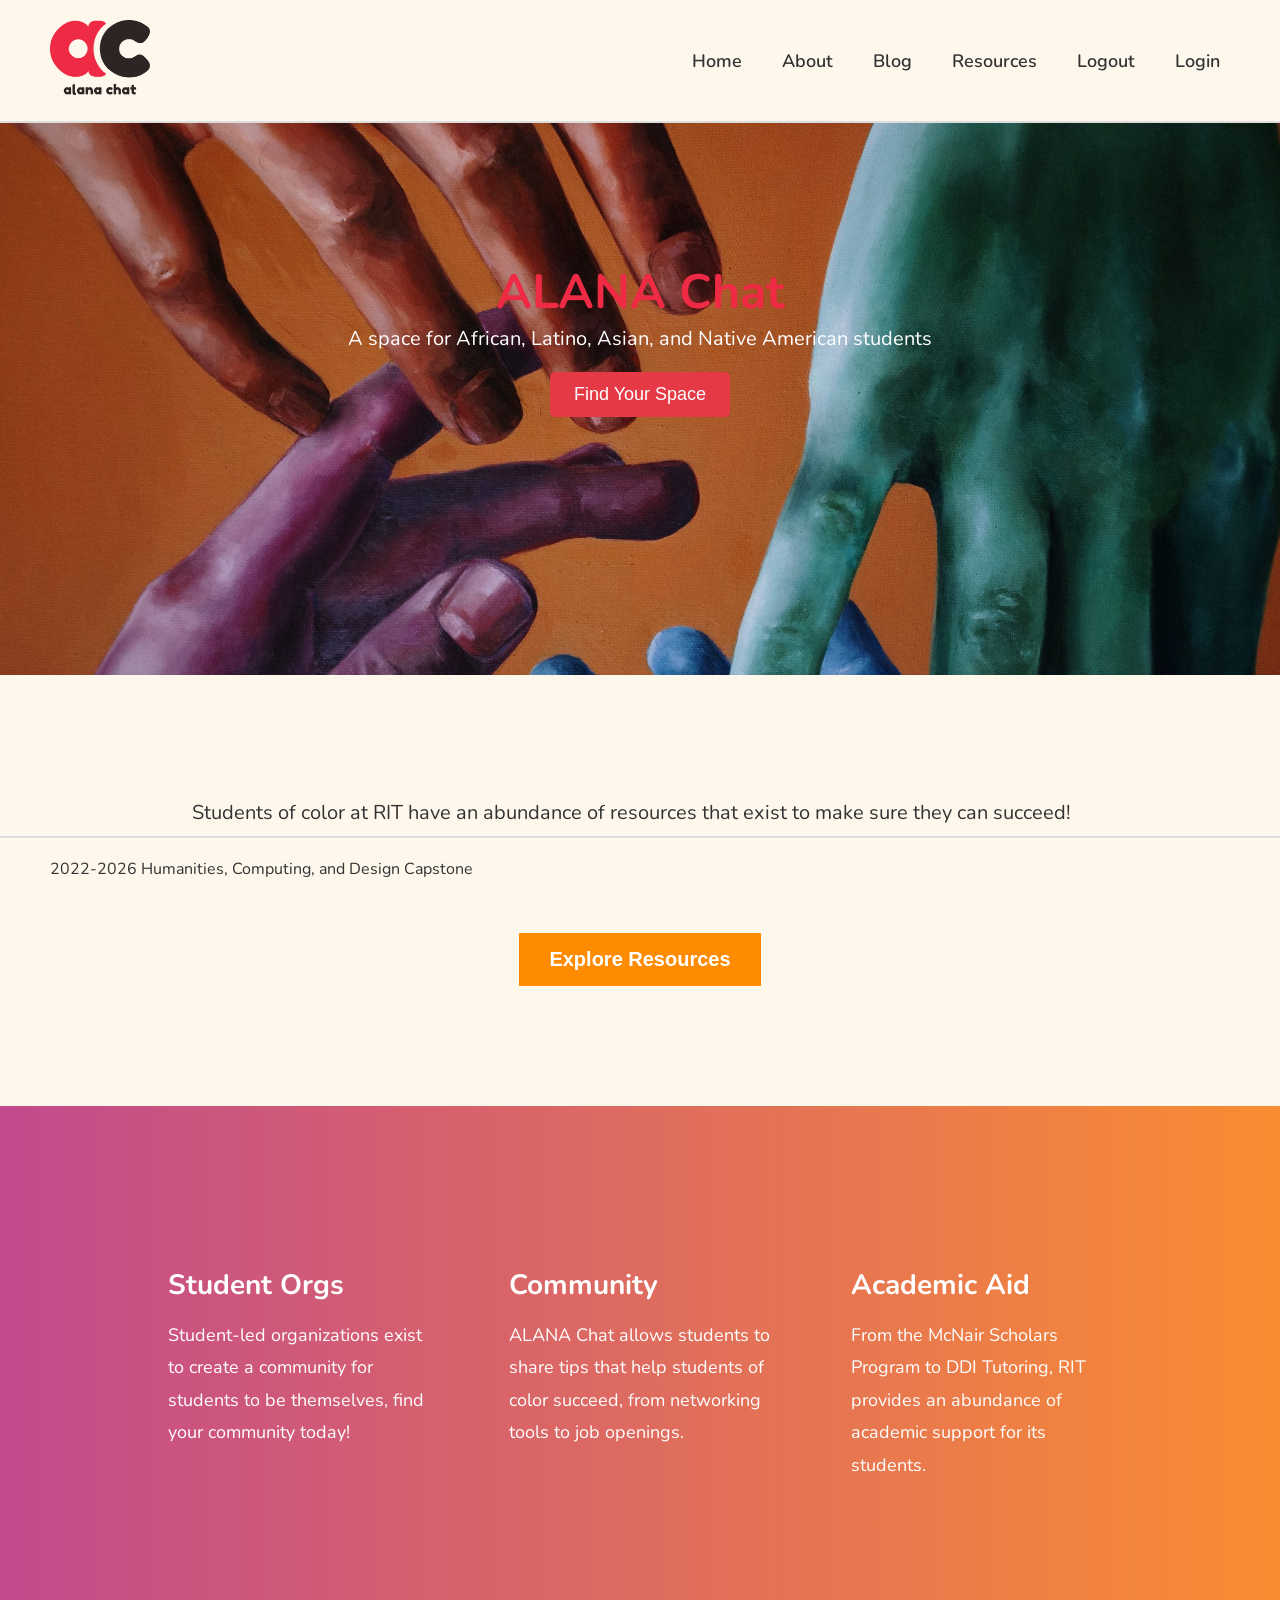
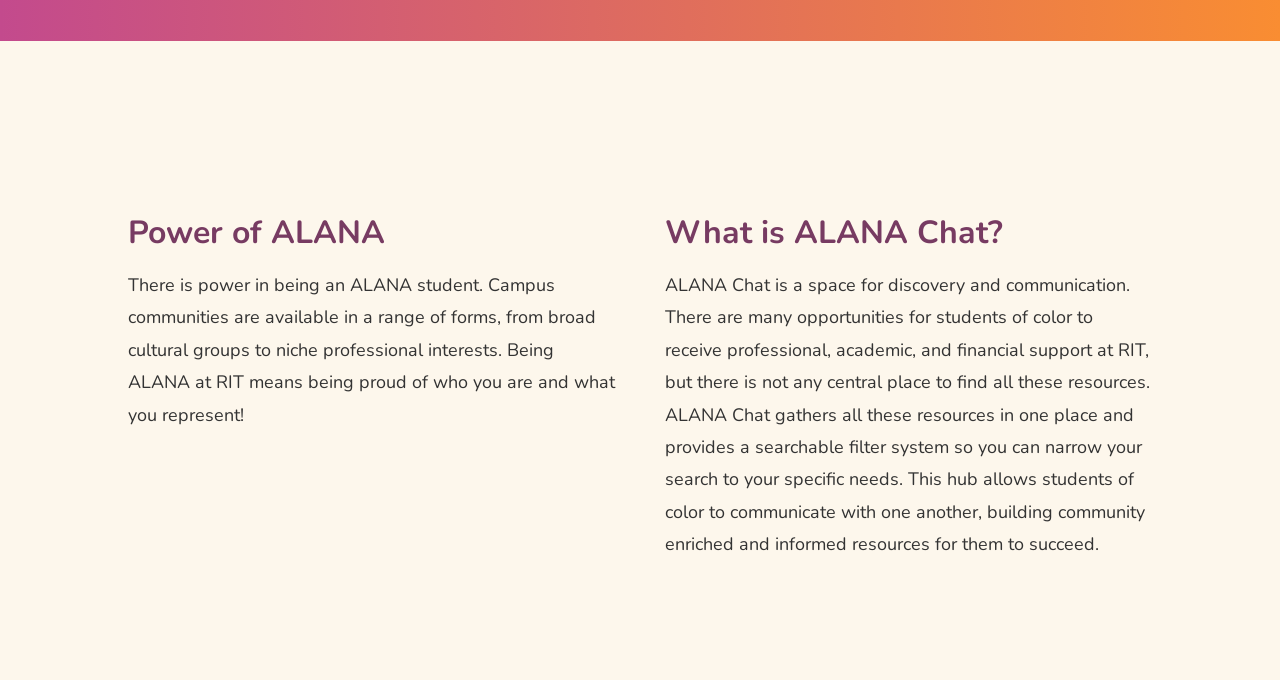
<file: index.html>
<!DOCTYPE html>
<html lang="en">
<head>
    <meta charset="UTF-8">
    <meta name="viewport" content="width=device-width, initial-scale=1.0">
    <title>ALANA Chat - Home</title>
    <link rel="stylesheet" href="assets/css/styles.css">
</head>
<body>
<div class="background"></div> <!-- Background Layer -->

<div class="content">
    <!-- Header -->
    <div id="header"></div>
    <script>
        fetch('header.php')
            .then(response => response.text())
            .then(data => document.getElementById('header').innerHTML = data);
    </script>

    <!-- Main Section -->
    <main>
        <section class="intro">
            <h1>ALANA Chat</h1>
            <p>A space for African, Latino, Asian, and Native American students</p>
            <button onclick="window.location.href='resources.php'">Find Your Space</button>
        </section>

        <section class="section-white">
            <p>Students of color at RIT have an abundance of resources that exist to make sure they can succeed! Here, you can find the resources you need to <strong>find your community.</strong> Everything from financial support, professional support, and even student-led organizations are here for you to use.</p>
            <button onclick="window.location.href='resources.php'">Explore Resources</button>
        </section>

        <section class="section-block">
            <div class="text-box">
                <h2>Student Orgs</h2>
                <p>Student-led organizations exist to create a community for students to be themselves, find your community today!</p>
            </div>
            <div class="text-box">
                <h2>Community</h2>
                <p>ALANA Chat allows students to share tips that help students of color succeed, from networking tools to job openings.</p>
            </div>
            <div class="text-box">
                <h2>Academic Aid</h2>
                <p>From the McNair Scholars Program to DDI Tutoring, RIT provides an abundance of academic support for its students.</p>
            </div>
        </section>

        <section class="info-section">
            <div class="info-box">
                <h2>Power of ALANA</h2>
                <p>There is power in being an ALANA student. Campus communities are available in a range of forms, from broad cultural groups to niche professional interests. Being ALANA at RIT means being proud of who you are and what you represent!</p>
            </div>
            <div class="info-box">
                <h2>What is ALANA Chat?</h2>
                <p>ALANA Chat is a space for discovery and communication. There are many opportunities for students of color to receive professional, academic, and financial support at RIT, but there is not any central place to find all these resources. ALANA Chat gathers all these resources in one place and provides a searchable filter system so you can narrow your search to your specific needs. This hub allows students of color to communicate with one another, building community enriched and informed resources for them to succeed.</p>
            </div>
        </section>

    </main>

    <!-- Footer -->
    <div id="footer"></div>
    <script>
        fetch('footer.html')
            .then(response => response.text())
            .then(data => document.getElementById('footer').innerHTML = data);
    </script>
</div>
</body>
</html>
</file>
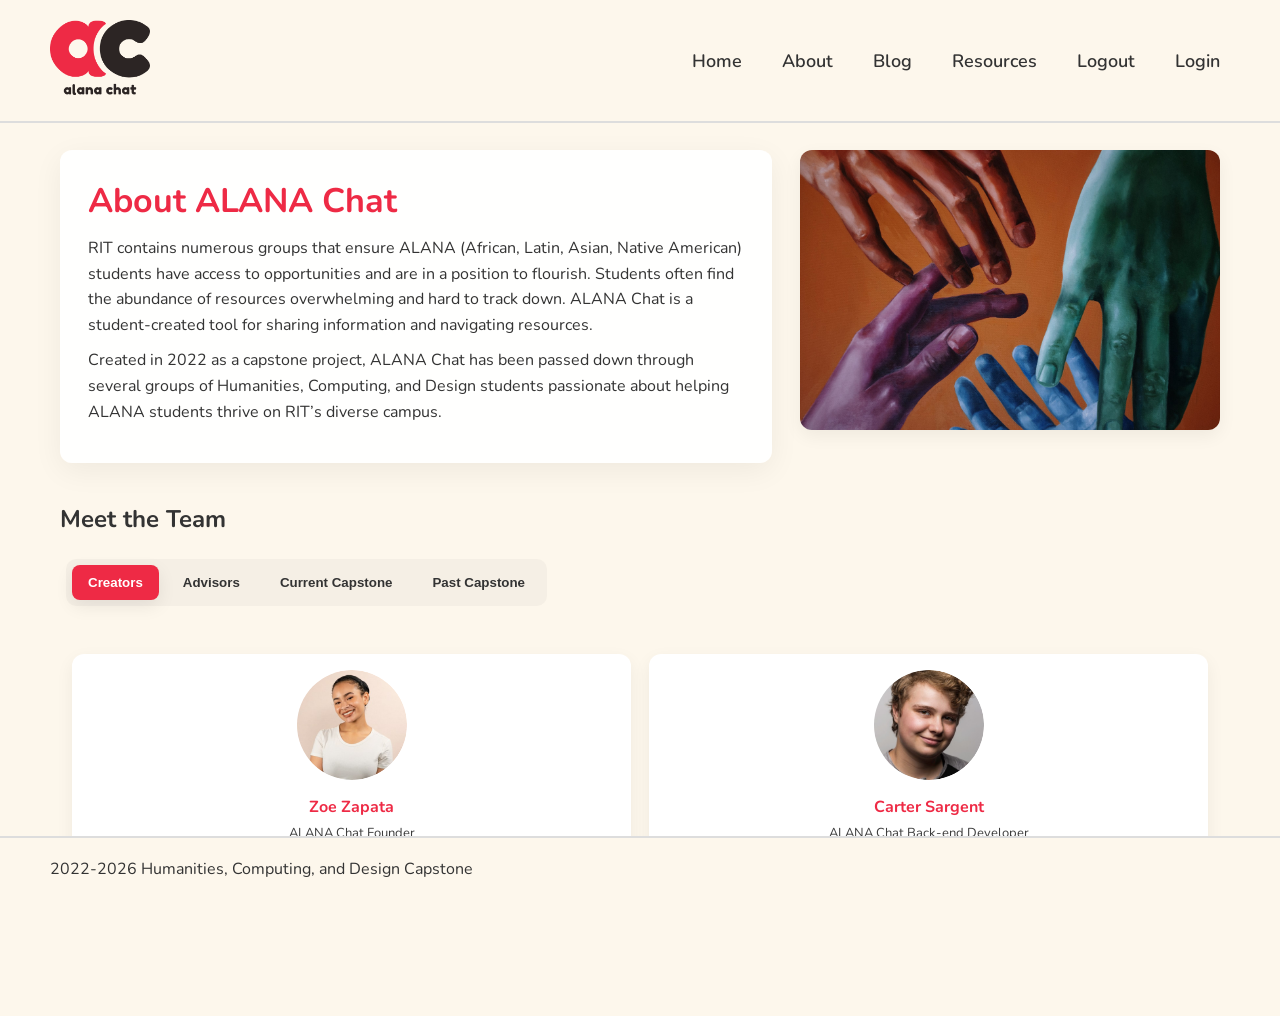
<file: about.html>
<!DOCTYPE html>
<html lang="en">
<head>
  <meta charset="utf-8" />
  <meta name="viewport" content="width=device-width,initial-scale=1" />
  <title>ALANA Chat · About</title>

  <!-- Global stylesheet (unchanged site-wide) -->
  <link rel="stylesheet" href="assets/css/styles.css" />

  <!-- Page-specific stylesheet (scoped to .about-page) -->
  <link rel="stylesheet" href="assets/css/about.css" />
</head>

<body class="about-page">
  <!-- Header include (keeps your header.php approach) -->
  <div id="header"></div>
  <script>
    fetch('header.php')
      .then(response => response.text())
      .then(data => document.getElementById('header').innerHTML = data);
  </script>

  <main id="main" role="main">
    <!-- Hero: text card and separate illustration card -->
    <section class="about-hero container">
      <div class="about-text-card">
        <h1>About ALANA Chat</h1>

        <p>
          RIT contains numerous groups that ensure ALANA (African, Latin, Asian,
          Native American) students have access to opportunities and are in a
          position to flourish. Students often find the abundance of resources
          overwhelming and hard to track down. ALANA Chat is a student-created
          tool for sharing information and navigating resources.
        </p>

        <p>
          Created in 2022 as a capstone project, ALANA Chat has been passed down
          through several groups of Humanities, Computing, and Design students
          passionate about helping ALANA students thrive on RIT’s diverse campus.
        </p>
      </div>

      <div class="about-illustration" aria-hidden="true">
        <img src="assets/img/background.jpg" alt="" />
      </div>
    </section>

    <!-- Meet the Team -->
    <section class="team-section container" aria-labelledby="meet-team">
      <h2 id="meet-team">Meet the Team</h2>

      <!-- Tabs: Creators, Advisors, Current Capstone, Past Capstone -->
      <div class="team-tabs-wrap">
        <div class="capstone-tabs" role="tablist" aria-label="Team tabs">
          <button class="tab-btn active" data-target="tab-creators" role="tab" aria-selected="true">Creators</button>
          <button class="tab-btn" data-target="tab-advisors" role="tab" aria-selected="false">Advisors</button>
          <button class="tab-btn" data-target="tab-current" role="tab" aria-selected="false">Current Capstone</button>
          <button class="tab-btn" data-target="tab-past" role="tab" aria-selected="false">Past Capstone</button>
        </div>

        <div class="tab-panels">
          <!-- Creators -->
          <div id="tab-creators" class="tab-panel active" role="tabpanel">
            <div class="team-group">
              <div class="cards-grid">
                <article class="profile-card">
                  <img src="assets/img/zoe.png" alt="Zoe Zapata" />
                  <h4>Zoe Zapata</h4>
                  <p class="role">ALANA Chat Founder</p>
                </article>

                <article class="profile-card">
                  <img src="assets/img/carter.png" alt="Carter Sargent" />
                  <h4>Carter Sargent</h4>
                  <p class="role">ALANA Chat Back-end Developer</p>
                </article>
              </div>
            </div>
          </div>

          <!-- Advisors -->
          <div id="tab-advisors" class="tab-panel" role="tabpanel" hidden>
            <div class="team-group">
              <div class="cards-grid">
                <article class="profile-card">
                  <img src="assets/img/minerva.png" alt="Mike Minerva" />
                  <h4>Mike Minerva</h4>
                  <p class="role">New Media Design Professor — UI/UX</p>
                </article>

                <article class="profile-card">
                  <img src="assets/img/thiuri.png" alt="Philippa Thiuri" />
                  <h4>Philippa Thiuri</h4>
                  <p class="role">Division of Diversity and Inclusion — Outreach</p>
                </article>

                <article class="profile-card">
                  <img src="assets/img/snyder.png" alt="Nick Snyder" />
                  <h4>Nick Snyder</h4>
                  <p class="role">School of Information Professor</p>
                </article>

                <article class="profile-card">
                  <img src="assets/img/frank.png" alt="Michael Frank" />
                  <h4>Michael Frank</h4>
                  <p class="role">Capstone Professor</p>
                </article>

                <article class="profile-card">
                  <img src="assets/img/jess.png" alt="Jessica Lieberman" />
                  <h4>Jessica Lieberman</h4>
                  <p class="role">Capstone Professor</p>
                </article>
              </div>
            </div>
          </div>

          <!-- Current Capstone -->
          <div id="tab-current" class="tab-panel" role="tabpanel" hidden>
            <div class="team-group">
              <div class="cards-grid">
                <article class="profile-card">
                  <img src="assets/img/ian.png" alt="Ian Torres" />
                  <h4>Ian Torres</h4>
                  <p class="role">Capstone 26' — Back-end Developer/Project Manager</p>
                </article>

                <article class="profile-card">
                  <img src="assets/img/alijah.jpg" alt="Alijah Hedley" />
                  <h4>Alijah Hedley</h4>
                  <p class="role">Capstone 26' — Front-end Developer/Project Manager</p>
                </article>
              </div>
            </div>
          </div>

          <!-- Past Capstone -->
          <div id="tab-past" class="tab-panel" role="tabpanel" hidden>
            <div class="team-group">
              <div class="cards-grid">
                <article class="profile-card">
                  <img src="assets/img/grace.png" alt="Grace Ledford" />
                  <h4>Grace Ledford</h4>
                  <p class="role">Capstone 25' — Marketing</p>
                </article>

                <article class="profile-card">
                  <img src="assets/img/rin.png" alt="Trinity Wray" />
                  <h4>Trinity Wray</h4>
                  <p class="role">Capstone 25' — Project Manager</p>
                </article>

                <article class="profile-card">
                  <img src="assets/img/ali.png" alt="Alison Lodge" />
                  <h4>Alison Lodge</h4>
                  <p class="role">Capstone 25' — Researcher</p>
                </article>

                <article class="profile-card">
                  <img src="assets/img/filler.png" alt="Enzo Espiritu" />
                  <h4>Enzo Espiritu</h4>
                  <p class="role">Capstone 25' — Back-end/Front-end Developer</p>
                </article>

                <article class="profile-card">
                  <img src="assets/img/sushant.png" alt="Sushant Pulipati" />
                  <h4>Sushant Pulipati</h4>
                  <p class="role">Capstone 25' — Back-end/Front-end Developer</p>
                </article>

                <article class="profile-card">
                  <img src="assets/img/chiny.png" alt="Chiny Okonkwo" />
                  <h4>Chiny Okonkwo</h4>
                  <p class="role">Capstone 24' — UI/UX</p>
                </article>

                <article class="profile-card">
                  <img src="assets/img/larry.png" alt="Larry Meng" />
                  <h4>Larry Meng</h4>
                  <p class="role">Capstone 24' — Back-end Developer</p>
                </article>

                <article class="profile-card">
                  <img src="assets/img/anna.png" alt="Anna Liang" />
                  <h4>Anna Liang</h4>
                  <p class="role">Capstone 24' — Marketing</p>
                </article>
              </div>
            </div>
          </div>
        </div>
      </div>
    </section>
  </main>

  <!-- Footer include (restores original footer) -->
  <div id="footer"></div>
  <script>
    fetch('footer.html')
      .then(response => response.text())
      .then(data => document.getElementById('footer').innerHTML = data);
  </script>

  <!-- Tabs JS (scoped to this page) -->
  <script>
    (function () {
      const tabBtns = document.querySelectorAll('.capstone-tabs .tab-btn');
      const panels = document.querySelectorAll('.tab-panel');

      tabBtns.forEach(btn => {
        btn.addEventListener('click', () => {
          // update buttons
          tabBtns.forEach(b => {
            const isActive = b === btn;
            b.classList.toggle('active', isActive);
            b.setAttribute('aria-selected', isActive ? 'true' : 'false');
          });

          // show/hide panels
          const target = btn.getAttribute('data-target');
          panels.forEach(p => {
            if (p.id === target) {
              p.classList.add('active');
              p.removeAttribute('hidden');
            } else {
              p.classList.remove('active');
              p.setAttribute('hidden', '');
            }
          });

          // move focus to first focusable element in panel for accessibility
          const activePanel = document.getElementById(target);
          if (activePanel) {
            const focusable = activePanel.querySelector('button, a, input, [tabindex]:not([tabindex="-1"])');
            if (focusable) focusable.focus();
          }
        });
      });
    })();
  </script>
</body>
</html>
</file>
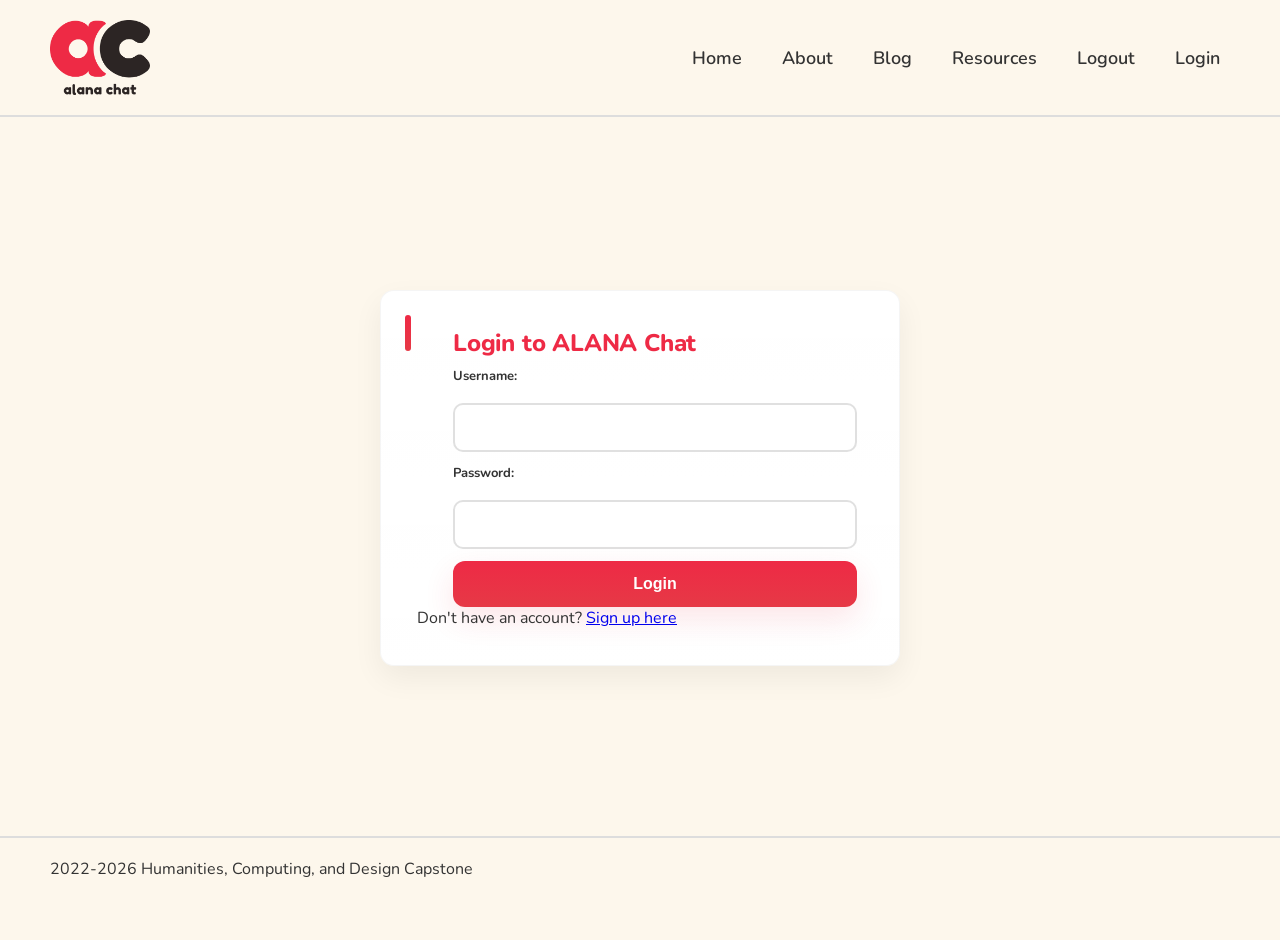
<file: login.html>
<!DOCTYPE html>
<html lang="en">
<head>
  <meta charset="UTF-8" />
  <meta name="viewport" content="width=device-width, initial-scale=1.0" />
  <title>ALANA Chat - Home</title>
  <link rel="stylesheet" href="assets/css/loginstyles.css" />
  <script>
    function showForm(formType) {
      if (formType === 'signup') {
        document.getElementById('login-section').style.display = 'none';
        document.getElementById('signup-section').style.display = 'block';
      } else {
        document.getElementById('login-section').style.display = 'block';
        document.getElementById('signup-section').style.display = 'none';
      }
    }

    document.addEventListener("DOMContentLoaded", function() {
      showForm('login'); // Default to login form
    });
  </script>
</head>
<body>
  <div class="background"></div>

  <!-- Header injected via fetch so login.html and PHP pages share the same header -->
  <div id="header-placeholder" aria-hidden="true"></div>
  <script>
    fetch('header.php')
      .then(r => {
        if (!r.ok) throw new Error('Header load failed');
        return r.text();
      })
      .then(html => document.getElementById('header-placeholder').innerHTML = html)
      .catch(() => {
        document.getElementById('header-placeholder').innerHTML =
          '<header class="site-header"><div class="logo"><a href="index.html">ALANA Chat</a></div></header>';
      });
  </script>

  <div class="content">
    <main>
      <section id="login-section" class="login-section">
        <h1>Login to ALANA Chat</h1>
        <form id="login-form" action="login.php" method="POST" autocomplete="off">
          <label for="username">Username:</label>
          <input type="text" id="username" name="username" required />

          <label for="password">Password:</label>
          <input type="password" id="password" name="password" required />

          <button type="submit">Login</button>
        </form>
        <p>Don't have an account? <a href="#" onclick="showForm('signup'); return false;">Sign up here</a></p>
      </section>

      <section id="signup-section" class="signup-section" style="display: none;">
        <h1>Sign Up for ALANA Chat</h1>
        <form id="signup-form" action="signup.php" method="POST" autocomplete="off">
          <label for="new-name">Full name:</label>
          <input type="text" id="new-name" name="new-name" required />

          <label for="new-username">Username:</label>
          <input type="text" id="new-username" name="new-username" required />

          <label for="new-password">Password:</label>
          <input type="password" id="new-password" name="new-password" required />

          <button type="submit">Sign Up</button>
        </form>
        <p>Already have an account? <a href="#" onclick="showForm('login'); return false;">Login here</a></p>
      </section>
    </main>
  </div>

  <!-- Footer injected via fetch -->
  <div id="footer-placeholder" aria-hidden="true"></div>
  <script>
    fetch('footer.html')
      .then(r => {
        if (!r.ok) throw new Error('Footer load failed');
        return r.text();
      })
      .then(html => document.getElementById('footer-placeholder').innerHTML = html)
      .catch(() => {
        document.getElementById('footer-placeholder').innerHTML =
          '<footer class="site-footer"><div>© ALANA Chat</div></footer>';
      });
  </script>
</body>
</html>
</file>
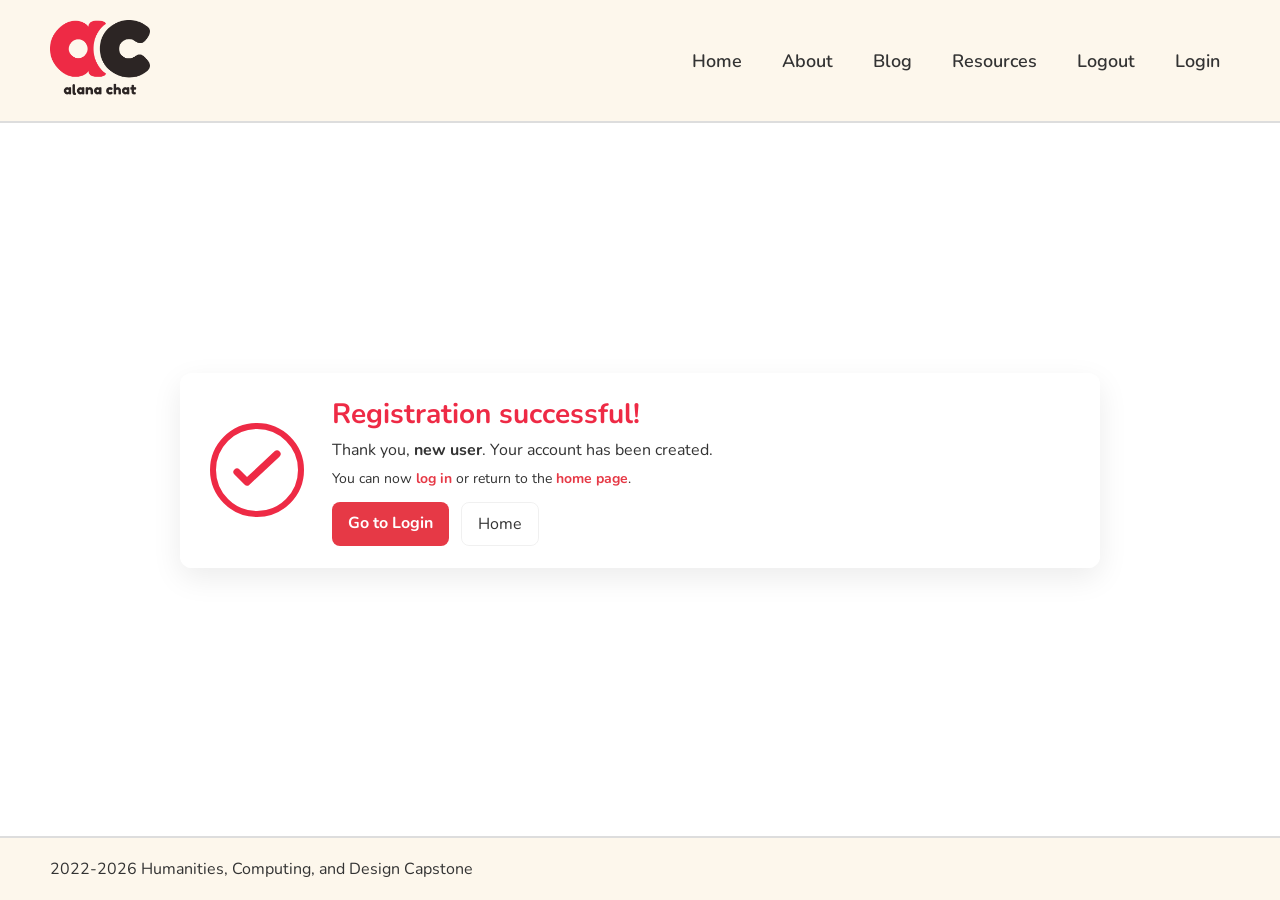
<file: signup-success.html>
<!DOCTYPE html>
<html lang="en">
<head>
  <meta charset="utf-8" />
  <meta name="viewport" content="width=device-width,initial-scale=1" />
  <title>ALANA Chat · Registration Successful</title>

  <!-- Global stylesheet (keeps site-wide look) -->
  <link rel="stylesheet" href="assets/css/styles.css" />

  <!-- Page-specific styles (scoped) -->
  <link rel="stylesheet" href="assets/css/success.css" />
</head>
<body class="success-page">

  <!-- Header include (keeps your header.php approach) -->
  <div id="header"></div>
  <script>
    fetch('header.php')
      .then(response => response.text())
      .then(data => document.getElementById('header').innerHTML = data);
  </script>

  <main class="success-main" role="main" aria-labelledby="success-title">
    <section class="success-card" role="region" aria-labelledby="success-title">
      <div class="success-visual" aria-hidden="true">
        <!-- simple inline SVG checkmark to avoid external assets -->
        <svg width="96" height="96" viewBox="0 0 24 24" fill="none" aria-hidden="true" focusable="false">
          <circle cx="12" cy="12" r="11" stroke="#ee2a45" stroke-width="1.5" fill="white"/>
          <path d="M7 12.5l2.5 2.5L17 8" stroke="#ee2a45" stroke-width="1.8" stroke-linecap="round" stroke-linejoin="round"/>
        </svg>
      </div>

      <div class="success-content">
        <h1 id="success-title">Registration successful!</h1>

        <p class="success-message">
          Thank you, <strong id="display-name">new user</strong>. Your account has been created.
        </p>

        <p class="next-steps">
          You can now <a class="link-primary" href="login.html">log in</a> or return to the <a class="link-primary" href="index.html">home page</a>.
        </p>

        <div class="success-actions">
          <a class="btn-primary" href="login.html" role="button">Go to Login</a>
          <a class="btn-secondary" href="index.html" role="button">Home</a>
        </div>
      </div>
    </section>
  </main>

  <!-- Footer include (keeps your footer.html approach) -->
  <div id="footer"></div>
  <script>
    fetch('footer.html')
      .then(response => response.text())
      .then(data => document.getElementById('footer').innerHTML = data);
  </script>

  <!-- Small script to read the name query param and insert it safely -->
  <script>
    (function () {
      function getQueryParam(name) {
        const params = new URLSearchParams(window.location.search);
        return params.get(name);
      }
      const rawName = getQueryParam('name');
      if (rawName) {
        // decode and sanitize basic HTML characters
        const decoded = decodeURIComponent(rawName);
        const safe = decoded.replace(/[&<>"'\/]/g, function (s) {
          return ({
            '&': '&amp;',
            '<': '&lt;',
            '>': '&gt;',
            '"': '&quot;',
            "'": '&#39;',
            '/': '&#x2F;'
          })[s];
        });
        document.getElementById('display-name').textContent = safe;
      }
    })();
  </script>
</body>
</html>
</file>
<file: assets/css/styles.css>
/* Import Nunito Font */
@import url('https://fonts.googleapis.com/css2?family=Nunito:wght@300;400;600;700&display=swap');

/* Reset Styles */
* {
    margin: 0;
    padding: 0;
    box-sizing: border-box;
}

body {
    font-family: 'Nunito', sans-serif;
    background-color: #fdf7ec;
    color: #333;
    display: flex;
    flex-direction: column;
    min-height: 100vh;
}

/* Background Layer */
.background {
    position: absolute;
    top: 0;
    left: 0;
    width: 100%;
    height: 100vh;
    background-image: url('../img/background.jpg');
    background-repeat: no-repeat;
    background-size: cover;
    background-position: center;
    z-index: -1;
}

/* Header & Footer Styles */
header, footer {
    display: flex;
    justify-content: space-between;
    align-items: center;
    padding: 20px 50px;
    background-color: #fdf7ec;
    width: 100%;
    position: fixed;
    z-index: 1000;
}

header {
    top: 0;
    border-bottom: 2px solid #ddd;
}

footer {
    bottom: 0;
    border-top: 2px solid #ddd;
}

/* Logo Styling */
.logo {
    max-width: 150px;
}

.logo img {
    width: 100px;
    height: auto;
}

/* Navigation Styles */
nav ul, .footer-nav ul {
    list-style: none;
    display: flex;
    gap: 20px;
    margin: 0;
    padding: 0;
}

nav ul li, .footer-nav ul li {
    display: inline;
}

nav ul li a, .footer-nav ul li a {
    text-decoration: none;
    color: #333;
    font-size: 18px;
    font-weight: 600;
    padding: 5px 10px;
    transition: color 0.3s;
}

nav ul li a.active, nav ul li a:hover, .footer-nav ul li a:hover {
    color: #e63946;
    border-bottom: 2px solid #e63946;
}

/* Intro Section */
.intro {
    display: flex;
    flex-direction: column;
    align-items: center;
    justify-content: center;
    text-align: center;
    height: 75vh;
    color: white;
    position: relative;
    z-index: 2;
    background: transparent;
}

.intro h1 {
    font-size: 48px;
    font-weight: 700;
    color: #ee2a45;
}

.intro p {
    font-size: 20px;
    margin-bottom: 20px;
    font-weight: 400;
}

.intro button {
    background-color: #e63946;
    color: white;
    border: none;
    padding: 12px 24px;
    font-size: 18px;
    cursor: pointer;
    border-radius: 5px;
    transition: background 0.3s;
}

.intro button:hover {
    background-color: #c92d36;
}

/* Explore Resources Section */
.section-white {
    background-color: #fdf7ec;
    padding: 120px 15%;
    text-align: center;
    box-shadow: 0px 4px 10px rgba(0, 0, 0, 0.1);
}

.section-white p {
    font-size: 20px;
    line-height: 1.8;
    max-width: 900px;
    text-align: left;
    margin: 0 auto 30px auto;
}

.section-white button {
    background-color: darkorange;
    color: white;
    border: none;
    padding: 15px 30px;
    text-align: left;
    font-size: 20px;
    font-weight: 600;
    cursor: pointer;
    border-readius: 10px;
    transition: background 0.3s;
}

.section-white button:hover {
    background-color: #e76a3f;
}

/* Section Styling */
.section-block {
    display: flex;
    justify-content: space-between;
    padding: 120px 10%;
    text-align: left;
    background: linear-gradient(90deg, #C34A8D, #F98D32); /* Smooth transition */
    margin-bottom: 50px;
}


.section-block .text-box {
    flex: 1;
    max-width: 500px;
    padding: 40px;
    color: white;
}

.section-block h2 {
    font-size: 28px;
    font-weight: 700;
    margin-bottom: 15px;
}

.section-block p {
    font-size: 18px;
    line-height: 1.8;
}

/* Add Resource Section */
.add-resource-section {
    background-color: #fdf7ec;
    text-align: center;
    padding: 100px 15%;
}

.add-resource-section h3 {
    font-size: 32px;
    font-weight: 700;
    color: #773b62;
    margin-bottom: 20px;
}

.add-resource-section button {
    background-color: darkorange;
    color: white;
    border: none;
    padding: 15px 30px;
    text-align: left;
    font-size: 20px;
    font-weight: 600;
    cursor: pointer;
    border-radius: 10px;
    transition: background 0.3s;
}

.add-resource-section button:hover {
    background-color: #e76a3f;
    transform: scale(1.05);
}

/* Info Section */
.info-section {
    display: flex;
    justify-content: space-between;
    padding: 120px 10%;
    background-color: #fdf7ec;
    gap: 50px;
}

.info-box {
    flex: 1;
    max-width: 600px;
}

.info-box h2 {
    font-size: 32px;
    font-weight: 700;
    color: #773b62;
    margin-bottom: 15px;
}

.info-box p {
    font-size: 18px;
    line-height: 1.8;
    color: #333;
}

/* Generic container for cards and groups (keeps spacing consistent across site) */
.container {
    max-width: 1200px;
    margin: 0 auto;
    padding: 20px;
}

/* Generic card group spacing (used by many pages) */
.group-box {
    margin: 28px 0;
    padding: 12px;
}

/* Cards wrapper used site-wide */
.cards {
    display: flex;
    gap: 16px;
    flex-wrap: wrap;
    justify-content: center;
}

/* Footer small text */
footer p {
    font-size: 14px;
    color: #333;
}
</file>
<file: assets/css/about.css>
/* Page-scoped About styles. Load after global stylesheet. */

/* Ensure the About page content sits below the fixed header */
.about-page main {
  padding-top: 110px; /* header height + spacing */
  padding-bottom: 60px;
}

/* Layout: separate text card and illustration card side-by-side */
.about-page .about-hero.container {
  max-width: 1200px;
  margin: 40px auto;
  display: grid;
  grid-template-columns: 1fr 420px;
  gap: 28px;
  align-items: start;
  padding: 0 20px;
}

/* Text card */
.about-page .about-text-card {
  background: rgba(255,255,255,0.95);
  border-radius: 12px;
  padding: 28px;
  box-shadow: 0 8px 30px rgba(0,0,0,0.06);
}
.about-page .about-text-card h1 {
  color: #ee2a45;
  font-size: 34px;
  margin-bottom: 12px;
}
.about-page .about-text-card p {
  color: #333;
  font-size: 16px;
  line-height: 1.6;
  margin-bottom: 10px;
}

/* Illustration card (separate from text) */
.about-page .about-illustration {
  display: flex;
  align-items: center;
  justify-content: center;
}
.about-page .about-illustration img {
  width: 100%;
  height: auto;
  border-radius: 12px;
  box-shadow: 0 6px 18px rgba(0,0,0,0.06);
}

/* Team section container spacing */
.about-page .team-section {
  max-width: 1200px;
  margin: 28px auto;
  padding: 0 20px 40px;
}

/* Tabs wrapper */
.about-page .team-tabs-wrap {
  margin-top: 12px;
}

/* Tabs */
.about-page .capstone-tabs {
  display: inline-flex;
  gap: 8px;
  margin: 12px 6px 18px;
  padding: 6px;
  background: rgba(0,0,0,0.03);
  border-radius: 10px;
}
.about-page .capstone-tabs .tab-btn {
  background: transparent;
  border: none;
  padding: 10px 16px;
  font-weight: 700;
  color: #333;
  cursor: pointer;
  border-radius: 8px;
}
.about-page .capstone-tabs .tab-btn.active {
  background: #ee2a45;
  color: #fff;
  box-shadow: 0 6px 18px rgba(0,0,0,0.08);
}

/* Panels */
.about-page .tab-panels { margin-top: 6px; }
.about-page .tab-panel { display: none; }
.about-page .tab-panel.active { display: block; }

/* Team group spacing and visual separation */
.about-page .team-group {
  margin: 18px 0;
  padding: 12px;
  border-radius: 10px;
}

/* Group title (if used inside panels) */
.about-page .group-title {
  font-size: 20px;
  color: #773b62;
  margin-bottom: 12px;
  text-decoration: underline;
  padding-left: 6px;
}

/* Cards grid for profiles (scoped) */
.about-page .cards-grid {
  display: grid;
  grid-template-columns: repeat(auto-fit, minmax(200px, 1fr));
  gap: 18px;
}

/* Profile card (scoped) */
.about-page .profile-card {
  background: #fff;
  border-radius: 12px;
  padding: 16px;
  text-align: center;
  box-shadow: 0 6px 18px rgba(0,0,0,0.06);
}
.about-page .profile-card img {
  width: 110px;
  height: 110px;
  object-fit: cover;
  border-radius: 50%;
  margin: 0 auto 10px;
}
.about-page .profile-card h4 {
  color: #ee2a45;
  margin-bottom: 6px;
}
.about-page .profile-card .role {
  font-size: 13px;
  color: #333;
  opacity: 0.95;
}

/* Do NOT disable logo link here — keep header behavior intact.
   If header.php wraps the logo in an <a>, it will redirect as expected. */

/* Responsive: stack hero on small screens */
@media (max-width: 900px) {
  .about-page .about-hero.container {
    grid-template-columns: 1fr;
  }
  .about-page .about-illustration { order: -1; } /* show image above text if desired */
  .about-page main { padding-top: 120px; }
}
</file>
<file: assets/css/loginstyles.css>
/* assets/css/loginstyles.css
   Exact header/footer rules from your global stylesheet (kept verbatim for those selectors),
   plus focused, improved login/signup styles that:
     - prevent the form from sitting behind the fixed header
     - center the login card vertically and horizontally
     - visually spruce up the form (clean, modern, on-brand)
   Drop this file in place of the current loginstyles.css.
*/

/* Import Nunito Font */
@import url('https://fonts.googleapis.com/css2?family=Nunito:wght@300;400;600;700&display=swap');

/* Reset + base */
* { box-sizing: border-box; margin: 0; padding: 0; }
html, body { height: 100%; }
body {
  font-family: 'Nunito', sans-serif;
  background-color: #fdf7ec;
  color: #333;
  -webkit-font-smoothing: antialiased;
  -moz-osx-font-smoothing: grayscale;
  min-height: 100vh;
}

/* Background element (no image forced here) */
.background {
  position: absolute;
  inset: 0;
  z-index: -1;
  background-repeat: no-repeat;
  background-size: cover;
  background-position: center;
  opacity: 0.98;
}

/* ---------------------------
   Header & Footer (exact from global stylesheet)
   --------------------------- */
header, footer {
    display: flex;
    justify-content: space-between;
    align-items: center;
    padding: 20px 50px;
    background-color: #fdf7ec;
    width: 100%;
    position: fixed;
    z-index: 1000;
}

header {
    top: 0;
    border-bottom: 2px solid #ddd;
}

footer {
    bottom: 0;
    border-top: 2px solid #ddd;
}

.logo {
    max-width: 150px;
    display: flex;
    align-items: center;
    gap: 12px;
}
.logo img { width: 100px; height: auto; display: block; }

nav ul, .footer-nav ul {
    list-style: none;
    display: flex;
    gap: 20px;
    margin: 0;
    padding: 0;
    align-items: center;
}
nav ul li, .footer-nav ul li { display: inline; }
nav ul li a, .footer-nav ul li a {
    text-decoration: none;
    color: #333;
    font-size: 18px;
    font-weight: 600;
    padding: 5px 10px;
    transition: color 0.3s;
    border-radius: 6px;
}
nav ul li a.active, nav ul li a:hover, .footer-nav ul li a:hover {
    color: #e63946;
    border-bottom: 2px solid #e63946;
}

/* header/footer inner container utility */
header, footer {
    display: flex;
    justify-content: space-between;
    align-items: center;
    padding: 20px 50px;
    background-color: #fdf7ec;
    width: 100%;
    position: fixed;
    z-index: 1000;
}

/* ---------------------------
   Layout helpers (prevent overlap + center)
   --------------------------- */
:root {
  --header-height: 72px;
  --footer-height: 56px;
  --accent: #ee2a45;
  --accent-2: #e63946;
  --card-bg: #ffffff;
  --card-radius: 14px;
  --card-shadow: 0 12px 30px rgba(0,0,0,0.06);
}

/* Ensure content sits below the fixed header and above the fixed footer */
.content {
  width: 100%;
  padding-top: calc(var(--header-height) + 20px);
  padding-bottom: calc(var(--footer-height) + 20px);
  display: flex;
  justify-content: center;
  align-items: center; /* center vertically */
  min-height: calc(100vh - var(--header-height) - var(--footer-height));
}

/* Main container centers the forms both axes */
main {
  width: 100%;
  max-width: 980px;
  margin: 0 auto;
  padding: 18px;
  display: flex;
  align-items: center;
  justify-content: center;
  min-height: calc(100vh - var(--header-height) - var(--footer-height));
  gap: 28px;
}

/* ---------------------------
   Spruced-up login / signup card
   --------------------------- */
.login-section,
.signup-section {
  width: 100%;
  max-width: 520px;
  background: linear-gradient(180deg, rgba(255,255,255,0.98), rgba(255,255,255,0.995));
  border-radius: var(--card-radius);
  padding: 36px;
  box-shadow: var(--card-shadow);
  border: 1px solid rgba(0,0,0,0.04);
  transition: transform .14s ease, box-shadow .14s ease;
  position: relative;
  z-index: 10; /* ensure above header placeholders */
}

/* Accent stripe for visual identity */
.login-section::before,
.signup-section::before {
  content: "";
  position: absolute;
  left: 24px;
  top: 24px;
  height: 36px;
  width: 6px;
  border-radius: 4px;
  background: linear-gradient(180deg, var(--accent), var(--accent-2));
}

/* Card header area */
.login-section h1,
.signup-section h1 {
  font-size: 24px;
  color: var(--accent);
  margin-bottom: 8px;
  font-weight: 800;
  letter-spacing: -0.2px;
  text-align: left;
  padding-left: 36px; /* leave room for accent stripe */
}

/* Subheading */
.login-section .subtitle,
.signup-section .subtitle {
  font-size: 14px;
  color: #666;
  margin-bottom: 18px;
  padding-left: 36px;
}

/* Form layout */
form {
  display: grid;
  grid-template-columns: 1fr;
  gap: 12px;
  margin-top: 6px;
  padding-left: 36px;
  padding-right: 6px;
}

/* Labels */
label {
  font-size: 13px;
  font-weight: 700;
  color: #333;
  display: block;
  margin-bottom: 6px;
}

/* Inputs: thicker border and stronger contrast for visibility */
input[type="text"],
input[type="password"],
input[type="email"] {
  width: 100%;
  padding: 14px 16px;
  border-radius: 10px;
  border: 2px solid rgba(0,0,0,0.12); /* thicker border for visibility */
  font-size: 15px;
  background: #fff;
  transition: box-shadow .12s ease, border-color .12s ease, transform .06s ease;
  box-shadow: inset 0 1px 0 rgba(255,255,255,0.6);
}

/* Slightly darker border on focus for clarity */
input:focus {
  outline: none;
  border-color: rgba(230,40,69,0.28);
  box-shadow: 0 10px 30px rgba(230,40,69,0.06);
  transform: translateY(-1px);
}

/* Grouped controls row (optional) */
.input-row {
  display: grid;
  grid-template-columns: 1fr 1fr;
  gap: 10px;
}

/* Primary button: full-width, pill-like */
button[type="submit"] {
  width: 100%;
  display: inline-flex;
  align-items: center;
  justify-content: center;
  gap: 10px;
  background: linear-gradient(180deg, var(--accent), var(--accent-2));
  color: #fff;
  padding: 14px 16px;
  border-radius: 12px;
  border: none;
  font-weight: 800;
  font-size: 16px;
  cursor: pointer;
  box-shadow: 0 12px 30px rgba(230,40,69,0.12);
  transition: transform .08s ease, filter .12s ease;
}

/* Button hover/active */
button[type="submit"]:hover { transform: translateY(-2px); filter: brightness(.98); }
button[type="submit"]:active { transform: translateY(0); }

/* Helper row and switch link */
.helper-row {
  display: flex;
  justify-content: space-between;
  align-items: center;
  gap: 12px;
  margin-top: 8px;
  padding-left: 36px;
}
.helper-row a, .login-section .switch a, .signup-section .switch a {
  color: var(--accent-2);
  font-weight: 700;
  text-decoration: none;
}

/* Inline form note (error/success) */
.form-note {
  font-size: 13px;
  color: #b00020;
  margin-top: 6px;
  padding-left: 36px;
}

/* Responsive adjustments */
@media (max-width: 920px) {
  .content { padding-top: calc(var(--header-height) + 12px); padding-bottom: calc(var(--footer-height) + 12px); }
  main { min-height: calc(100vh - var(--header-height) - var(--footer-height)); padding: 12px; }
  .login-section, .signup-section { max-width: 520px; width: 100%; padding: 22px; }
  header, footer { padding: 12px 18px; }
}

/* Very small screens */
@media (max-width: 420px) {
  .login-section, .signup-section {
    padding: 16px;
    border-radius: 10px;
  }
  .login-section h1, .signup-section h1 { font-size: 20px; }
  input[type="text"], input[type="password"] { padding: 10px; font-size: 14px; border-width: 2px; }
  button[type="submit"] { padding: 10px; font-size: 15px; border-radius: 8px; }
}

/* Accessibility */
a:focus, button:focus, input:focus { outline-offset: 3px; }
</file>
<file: assets/css/success.css>
/* Page-scoped success styles. Load after global stylesheet. */

.success-page {
  min-height: 100vh;
  display: flex;
  flex-direction: column;
  background: transparent;
}

/* Ensure main content sits below fixed header (adjust if header height differs) */
.success-main {
  margin-top: 88px; /* adjust if your header height differs */
  margin-bottom: 48px; /* leave room for footer */
  display: flex;
  align-items: center;
  justify-content: center;
  padding: 18px;
  flex: 1 0 auto;
}

/* Card */
.success-card {
  display: flex;
  gap: 20px;
  align-items: center;
  background: rgba(255,255,255,0.98);
  border-radius: 12px;
  padding: 22px;
  box-shadow: 0 10px 30px rgba(0,0,0,0.08);
  max-width: 920px;
  width: 100%;
}

/* Visual */
.success-visual {
  flex: 0 0 110px;
  display: flex;
  align-items: center;
  justify-content: center;
}

/* Content */
.success-content {
  flex: 1 1 auto;
}
.success-content h1 {
  color: #ee2a45;
  font-size: 28px;
  margin-bottom: 6px;
}
.success-message {
  font-size: 16px;
  color: #333;
  margin-bottom: 8px;
}
.next-steps {
  font-size: 14px;
  color: #333;
  margin-bottom: 14px;
}
.link-primary {
  color: #e63946;
  font-weight: 700;
  text-decoration: none;
}
.link-primary:hover { text-decoration: underline; }

/* Actions */
.success-actions {
  display: flex;
  gap: 12px;
  margin-top: 6px;
}
.btn-primary {
  background: #e63946;
  color: #fff;
  padding: 10px 16px;
  border-radius: 8px;
  text-decoration: none;
  font-weight: 700;
}
.btn-primary:hover { background: #c92d36; }
.btn-secondary {
  background: transparent;
  color: #333;
  padding: 10px 16px;
  border-radius: 8px;
  text-decoration: none;
  border: 1px solid rgba(0,0,0,0.06);
}
.btn-secondary:hover { background: rgba(0,0,0,0.03); }

/* Responsive */
@media (max-width: 760px) {
  .success-card {
    flex-direction: column;
    text-align: center;
    padding: 18px;
  }
  .success-visual { margin-bottom: 8px; }
  .success-main { margin-top: 72px; }
}
</file>
